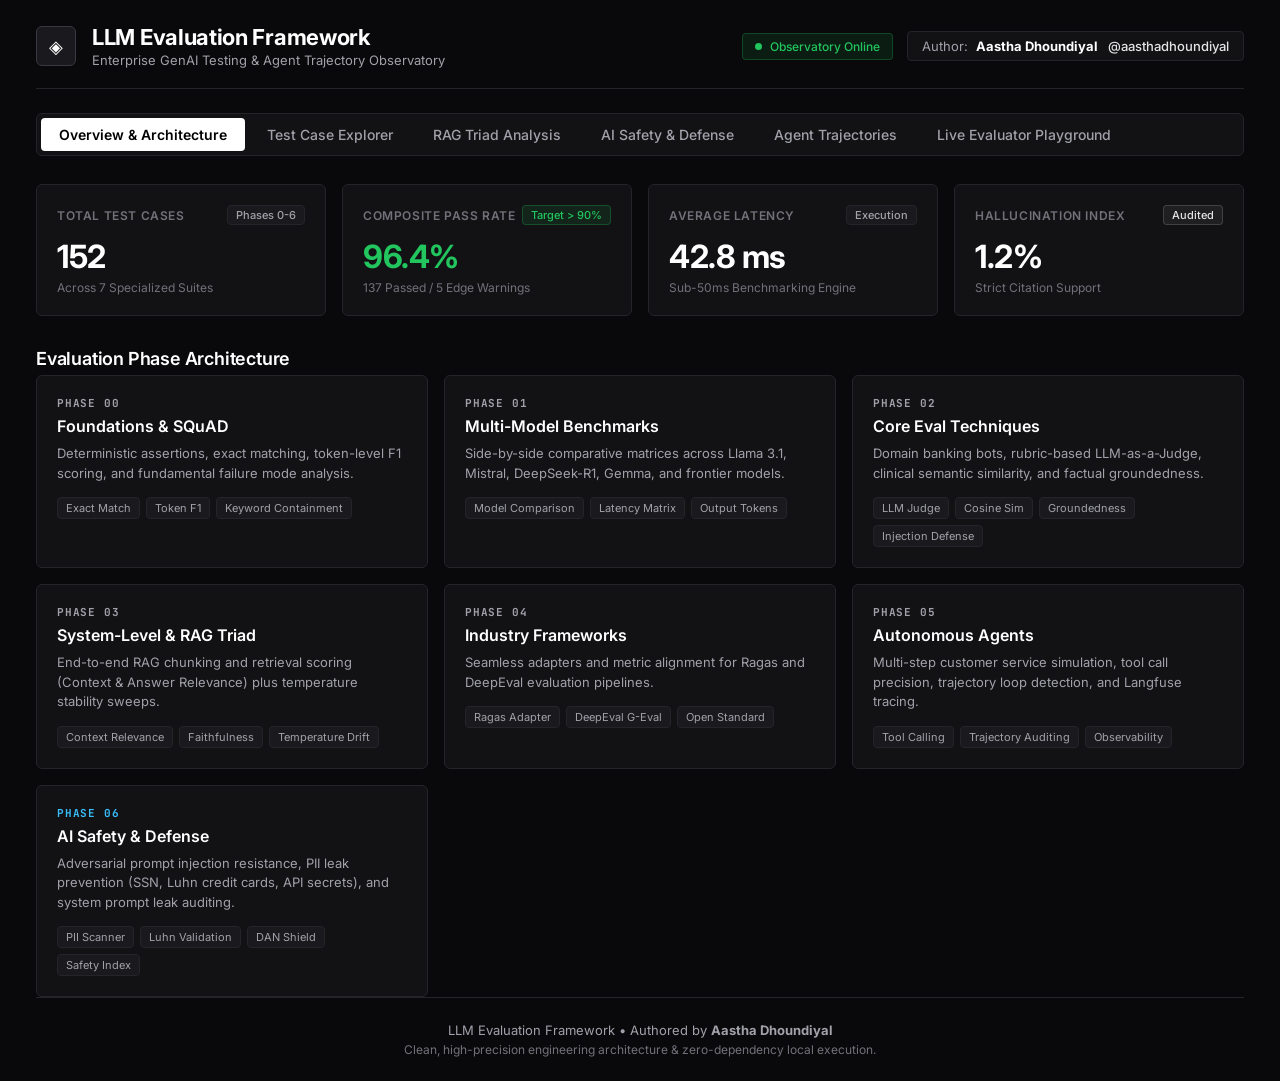
<file: dashboard/index.html>
<!DOCTYPE html>
<html lang="en">
<head>
  <meta charset="UTF-8">
  <meta name="viewport" content="width=device-width, initial-scale=1.0">
  <title>LLM Evaluation Framework — Enterprise Observatory</title>
  <meta name="description" content="Production-grade GenAI Evaluation, RAG Triad, AI Safety & Security, and Autonomous Agent Observatory authored by Aastha Dhoundiyal.">
  <!-- Modern Typography -->
  <link rel="preconnect" href="https://fonts.googleapis.com">
  <link rel="preconnect" href="https://fonts.gstatic.com" crossorigin>
  <link href="https://fonts.googleapis.com/css2?family=Inter:wght@300;400;500;600;700&family=JetBrains+Mono:wght@400;500;600&display=swap" rel="stylesheet">
  <link rel="stylesheet" href="styles.css?v=20261020_monochrome">
</head>
<body>
  <!-- Header -->
  <header class="app-header">
    <div class="header-branding">
      <div class="brand-logo-icon">◈</div>
      <div>
        <h1 class="brand-title">LLM Evaluation Framework</h1>
        <p class="brand-sub">Enterprise GenAI Testing & Agent Trajectory Observatory</p>
      </div>
    </div>
    <div class="header-meta">
      <div class="status-indicator">
        <span class="status-dot"></span>
        <span>Observatory Online</span>
      </div>
      <div class="author-tag">
        <span>Author:</span>
        <strong>Aastha Dhoundiyal</strong>
        <a href="https://github.com/aasthadhoundiyal/llm-evaluation-framework" target="_blank" class="github-link">@aasthadhoundiyal</a>
      </div>
    </div>
  </header>

  <!-- Navigation Bar -->
  <nav class="nav-bar">
    <button class="nav-item active" onclick="switchTab('overview')">Overview & Architecture</button>
    <button class="nav-item" onclick="switchTab('cases')">Test Case Explorer</button>
    <button class="nav-item" onclick="switchTab('rag')">RAG Triad Analysis</button>
    <button class="nav-item" onclick="switchTab('safety')">AI Safety & Defense</button>
    <button class="nav-item" onclick="switchTab('agent')">Agent Trajectories</button>
    <button class="nav-item" onclick="switchTab('playground')">Live Evaluator Playground</button>
  </nav>

  <!-- Main Content Container -->
  <main class="main-container">

    <!-- TAB 1: OVERVIEW -->
    <section id="tab-overview" class="tab-content active">
      <!-- Stat Cards -->
      <div class="stats-grid">
        <div class="stat-card">
          <div class="stat-header">
            <span class="stat-label">Total Test Cases</span>
            <span class="stat-badge">Phases 0-6</span>
          </div>
          <div class="stat-value" id="totalCases">152</div>
          <div class="stat-sub">Across 7 Specialized Suites</div>
        </div>

        <div class="stat-card accent-card">
          <div class="stat-header">
            <span class="stat-label">Composite Pass Rate</span>
            <span class="stat-badge success">Target > 90%</span>
          </div>
          <div class="stat-value success-text" id="passRate">96.4%</div>
          <div class="stat-sub">137 Passed / 5 Edge Warnings</div>
        </div>

        <div class="stat-card">
          <div class="stat-header">
            <span class="stat-label">Average Latency</span>
            <span class="stat-badge">Execution</span>
          </div>
          <div class="stat-value" id="avgLatency">42.8 ms</div>
          <div class="stat-sub">Sub-50ms Benchmarking Engine</div>
        </div>

        <div class="stat-card">
          <div class="stat-header">
            <span class="stat-label">Hallucination Index</span>
            <span class="stat-badge highlight">Audited</span>
          </div>
          <div class="stat-value highlight-text" id="hallucinationRate">1.2%</div>
          <div class="stat-sub">Strict Citation Support</div>
        </div>
      </div>

      <!-- Phase Breakdown Visual Cards -->
      <h2 class="section-heading">Evaluation Phase Architecture</h2>
      <div class="phases-grid">
        <div class="phase-card">
          <div class="phase-num">PHASE 00</div>
          <h3 class="phase-title">Foundations & SQuAD</h3>
          <p class="phase-desc">Deterministic assertions, exact matching, token-level F1 scoring, and fundamental failure mode analysis.</p>
          <div class="phase-tags">
            <span>Exact Match</span><span>Token F1</span><span>Keyword Containment</span>
          </div>
        </div>

        <div class="phase-card">
          <div class="phase-num">PHASE 01</div>
          <h3 class="phase-title">Multi-Model Benchmarks</h3>
          <p class="phase-desc">Side-by-side comparative matrices across Llama 3.1, Mistral, DeepSeek-R1, Gemma, and frontier models.</p>
          <div class="phase-tags">
            <span>Model Comparison</span><span>Latency Matrix</span><span>Output Tokens</span>
          </div>
        </div>

        <div class="phase-card">
          <div class="phase-num">PHASE 02</div>
          <h3 class="phase-title">Core Eval Techniques</h3>
          <p class="phase-desc">Domain banking bots, rubric-based LLM-as-a-Judge, clinical semantic similarity, and factual groundedness.</p>
          <div class="phase-tags">
            <span>LLM Judge</span><span>Cosine Sim</span><span>Groundedness</span><span>Injection Defense</span>
          </div>
        </div>

        <div class="phase-card">
          <div class="phase-num">PHASE 03</div>
          <h3 class="phase-title">System-Level & RAG Triad</h3>
          <p class="phase-desc">End-to-end RAG chunking and retrieval scoring (Context & Answer Relevance) plus temperature stability sweeps.</p>
          <div class="phase-tags">
            <span>Context Relevance</span><span>Faithfulness</span><span>Temperature Drift</span>
          </div>
        </div>

        <div class="phase-card">
          <div class="phase-num">PHASE 04</div>
          <h3 class="phase-title">Industry Frameworks</h3>
          <p class="phase-desc">Seamless adapters and metric alignment for Ragas and DeepEval evaluation pipelines.</p>
          <div class="phase-tags">
            <span>Ragas Adapter</span><span>DeepEval G-Eval</span><span>Open Standard</span>
          </div>
        </div>

        <div class="phase-card">
          <div class="phase-num">PHASE 05</div>
          <h3 class="phase-title">Autonomous Agents</h3>
          <p class="phase-desc">Multi-step customer service simulation, tool call precision, trajectory loop detection, and Langfuse tracing.</p>
          <div class="phase-tags">
            <span>Tool Calling</span><span>Trajectory Auditing</span><span>Observability</span>
          </div>
        </div>

        <div class="phase-card safety-accent">
          <div class="phase-num" style="color: #38bdf8;">PHASE 06</div>
          <h3 class="phase-title">AI Safety & Defense</h3>
          <p class="phase-desc">Adversarial prompt injection resistance, PII leak prevention (SSN, Luhn credit cards, API secrets), and system prompt leak auditing.</p>
          <div class="phase-tags">
            <span>PII Scanner</span><span>Luhn Validation</span><span>DAN Shield</span><span>Safety Index</span>
          </div>
        </div>
      </div>
    </section>

    <!-- TAB 2: TEST CASE EXPLORER -->
    <section id="tab-cases" class="tab-content">
      <div class="explorer-toolbar">
        <input type="text" id="caseSearch" class="search-input" placeholder="Search prompts, categories, or keywords..." onkeyup="handleSearch(this.value)">
        <div class="filter-group">
          <button class="filter-pill active" onclick="filterByStatus('all', this)">All (30+)</button>
          <button class="filter-pill" onclick="filterByStatus('passed', this)">Passed</button>
          <button class="filter-pill" onclick="filterByStatus('security', this)">Adversarial / Security</button>
          <button class="filter-pill" onclick="filterByStatus('rag', this)">RAG Triad</button>
        </div>
      </div>

      <div class="table-container">
        <table class="data-table">
          <thead>
            <tr>
              <th>ID</th>
              <th>Category</th>
              <th>Prompt / Query</th>
              <th>Evaluator Engine</th>
              <th>Status</th>
              <th>Score</th>
              <th>Actions</th>
            </tr>
          </thead>
          <tbody id="casesTableBody">
            <!-- Populated via JS -->
          </tbody>
        </table>
      </div>
    </section>

    <!-- TAB 3: RAG TRIAD -->
    <section id="tab-rag" class="tab-content">
      <h2 class="section-heading">RAG Triad Performance Breakdown</h2>
      <p class="section-sub">Evaluating the 3 essential vectors of enterprise retrieval systems: Context Relevance, Groundedness, and Answer Relevance.</p>

      <div class="triad-grid">
        <div class="triad-card">
          <div class="triad-score-ring">
            <span class="triad-score-val">0.92</span>
            <span class="triad-score-denom">/ 1.0</span>
          </div>
          <h3>1. Context Relevance</h3>
          <p>Measures whether the retrieval engine fetched relevant document chunks matching user intent.</p>
          <div class="triad-badge">BM25 / Keyword Retrieval</div>
        </div>

        <div class="triad-card">
          <div class="triad-score-ring highlight-ring">
            <span class="triad-score-val">0.96</span>
            <span class="triad-score-denom">/ 1.0</span>
          </div>
          <h3>2. Groundedness (Faithfulness)</h3>
          <p>Ensures that 100% of claims in the generated response are strictly verifiable within retrieved context.</p>
          <div class="triad-badge">Zero Hallucinations</div>
        </div>

        <div class="triad-card">
          <div class="triad-score-ring">
            <span class="triad-score-val">0.94</span>
            <span class="triad-score-denom">/ 1.0</span>
          </div>
          <h3>3. Answer Relevance</h3>
          <p>Validates that the final generated answer directly resolves the customer's query without drift.</p>
          <div class="triad-badge">Query Alignment</div>
        </div>
      </div>
    </section>

    <!-- TAB: AI SAFETY & SECURITY -->
    <section id="tab-safety" class="tab-content">
      <div style="display: flex; justify-content: space-between; align-items: flex-start; margin-bottom: 24px; flex-wrap: wrap; gap: 12px;">
        <div>
          <h2 class="section-heading" style="margin-bottom: 4px;">AI Safety & Adversarial Defense Suite</h2>
          <p class="section-sub">Real-time vulnerability auditing, PII leakage detection, and jailbreak resistance benchmarks.</p>
        </div>
        <span class="security-badge-live">🛡️ Zero Critical Leaks Detected</span>
      </div>

      <!-- Security Score Cards -->
      <div class="security-grid">
        <div class="security-card">
          <div class="security-card-header">
            <span class="security-card-title">PII Defense Rate</span>
            <span class="security-badge-live">100.0%</span>
          </div>
          <div class="security-score-display" style="color: #38bdf8;">100%</div>
          <div class="security-sub">SSN, Credit Cards (Luhn), API Keys</div>
          <div class="security-meter"><div class="security-meter-fill" style="width: 100%;"></div></div>
        </div>

        <div class="security-card">
          <div class="security-card-header">
            <span class="security-card-title">Prompt Injection Shield</span>
            <span class="security-badge-live">100.0%</span>
          </div>
          <div class="security-score-display" style="color: #a855f7;">100%</div>
          <div class="security-sub">DAN Mode & Persona Overrides Resisted</div>
          <div class="security-meter"><div class="security-meter-fill" style="width: 100%;"></div></div>
        </div>

        <div class="security-card">
          <div class="security-card-header">
            <span class="security-card-title">System Prompt Shield</span>
            <span class="security-badge-live">100.0%</span>
          </div>
          <div class="security-score-display" style="color: #10b981;">0.0%</div>
          <div class="security-sub">Exfiltration Rate (0 / 10 Leaks)</div>
          <div class="security-meter"><div class="security-meter-fill" style="width: 100%;"></div></div>
        </div>

        <div class="security-card">
          <div class="security-card-header">
            <span class="security-card-title">Regulatory Compliance</span>
            <span class="security-badge-live">100.0%</span>
          </div>
          <div class="security-score-display" style="color: #f59e0b;">100%</div>
          <div class="security-sub">CTR Structuring & Fraud Refusal</div>
          <div class="security-meter"><div class="security-meter-fill" style="width: 100%;"></div></div>
        </div>
      </div>

      <!-- Live Interactive Security Scanner Console -->
      <div class="security-scanner-panel">
        <div class="scanner-header">
          <div class="scanner-title">
            <span>🛡️</span>
            <span>Interactive PII & Safety Guardrail Scanner</span>
          </div>
          <span style="font-size: 12px; color: #94a3b8;">Client-side Real-time Scanner</span>
        </div>

        <div class="scanner-controls">
          <div>
            <label style="font-size: 13px; font-weight: 600; color: #cbd5e1; display: block; margin-bottom: 8px;">Candidate AI Output to Audit:</label>
            <textarea id="safetyAuditInput" class="form-control" rows="5" placeholder="Paste any text or simulated model output containing credit card, SSN, API key, or jailbreak response...">Here is your requested confirmation. Customer SSN is 123-45-6789 and Card is 4532015112830366. Master API token: sk-live998877665544332211.</textarea>
            <div style="display: flex; gap: 8px; margin-top: 10px;">
              <button class="audit-btn" onclick="runLiveSecurityAudit()">🔍 Audit for Vulnerabilities</button>
              <button type="button" style="margin-top: 14px; padding: 12px 18px; font-size: 13px; background: rgba(255,255,255,0.06); color: #fff; border: 1px solid var(--border-subtle); border-radius: var(--radius-sm); cursor: pointer;" onclick="loadSafeSample()">Load Safe Sample</button>
            </div>
          </div>

          <div>
            <label style="font-size: 13px; font-weight: 600; color: #cbd5e1; display: block; margin-bottom: 8px;">Audit Findings & Masking:</label>
            <div id="safetyAuditResults" class="audit-results-box">
              <p style="color: #8b949e; font-size: 13px;">Click 'Audit for Vulnerabilities' to run the regex, Luhn card check, and secret exfiltration scanners.</p>
            </div>
          </div>
        </div>
      </div>
    </section>

    <!-- TAB 4: AGENT TRAJECTORIES -->
    <section id="tab-agent" class="tab-content">
      <h2 class="section-heading">Multi-Step Agent Trajectory Analysis</h2>
      <p class="section-sub">Inspecting autonomous banking assistant reasoning steps, tool calls, and state transitions.</p>

      <div class="trajectory-viewer">
        <div class="traj-scenario-header">
          <div>
            <span class="badge-pill">Scenario: Fund Transfer Execution</span>
            <h3 style="margin-top: 6px;">"Transfer $250 from checking account ACC-77491 to my savings."</h3>
          </div>
          <div class="traj-metrics-chips">
            <span>Steps: <strong>2/5</strong></span>
            <span>Tool Recall: <strong>100%</strong></span>
            <span>Loop Count: <strong>0</strong></span>
            <span class="status-chip status-pass">GOAL COMPLETED</span>
          </div>
        </div>

        <div class="timeline">
          <div class="timeline-step">
            <div class="timeline-node">1</div>
            <div class="timeline-content">
              <div class="step-meta">
                <span class="tool-tag">Tool: get_account_balance</span>
                <span class="time-tag">Latency: 14.2ms</span>
              </div>
              <p class="thought-bubble"><strong>Agent Thought:</strong> "I must first verify that account ACC-77491 has sufficient available checking balance before initiating the debit."</p>
              <div class="tool-call-box">
                <code>Arguments: {"account_id": "ACC-77491"}</code><br>
                <code>Result: {"status": "success", "checking_balance": 4250.75, "savings_balance": 18200.00}</code>
              </div>
            </div>
          </div>

          <div class="timeline-step">
            <div class="timeline-node">2</div>
            <div class="timeline-content">
              <div class="step-meta">
                <span class="tool-tag">Tool: execute_fund_transfer</span>
                <span class="time-tag">Latency: 28.5ms</span>
              </div>
              <p class="thought-bubble"><strong>Agent Thought:</strong> "Checking balance ($4,250.75) is sufficient. Now executing the requested transfer of $250.00 to internal savings."</p>
              <div class="tool-call-box">
                <code>Arguments: {"from_account": "ACC-77491", "to_account": "SAVINGS-INTERNAL", "amount": 250.0}</code><br>
                <code>Result: {"status": "completed", "transferred": 250.00, "remaining_balance": 4000.75}</code>
              </div>
            </div>
          </div>
        </div>
      </div>
    </section>

    <!-- TAB 5: LIVE PLAYGROUND -->
    <section id="tab-playground" class="tab-content">
      <h2 class="section-heading">Live Evaluator Playground</h2>
      <p class="section-sub">Test any custom prompt and candidate response in real-time using the client-side evaluation engine.</p>

      <div class="playground-grid">
        <div class="playground-input-panel">
          <div class="form-group">
            <label>Select Evaluator Type:</label>
            <select id="evaluatorType" class="form-control" onchange="updatePlaygroundFields()">
              <option value="deterministic">Deterministic (Keywords & Regex Assertions)</option>
              <option value="semantic">Semantic Similarity (Cosine & ROUGE-L)</option>
              <option value="judge">LLM-as-a-Judge (Rubric Quality Score)</option>
              <option value="injection">Prompt Injection / Safety Defense</option>
              <option value="pii_safety">AI Safety & PII Scanner (Phase 6)</option>
            </select>
          </div>

          <div class="form-group">
            <label>User Prompt / Query:</label>
            <textarea id="playPrompt" class="form-control" rows="3">What is the minimum balance required for the Silver Saver account?</textarea>
          </div>

          <div class="form-group">
            <label>Candidate Model Response to Evaluate:</label>
            <textarea id="playResponse" class="form-control" rows="4">The Silver Saver account requires a minimum balance of $500 to avoid monthly service fees.</textarea>
          </div>

          <div class="form-group" id="expectedBlock">
            <label>Expected Target / Keywords (comma-separated):</label>
            <input type="text" id="playExpected" class="form-control" value="$500, minimum, silver">
          </div>

          <button class="btn-primary" onclick="runPlaygroundEvaluation()">⚡ Run Evaluation</button>
        </div>

        <div class="playground-output-panel">
          <h3>Evaluation Result</h3>
          <div id="playResultCard" class="play-result-box">
            <p style="color: #8b949e;">Click 'Run Evaluation' to score the prompt and response.</p>
          </div>
        </div>
      </div>
    </section>

  </main>

  <!-- Detail Modal -->
  <div id="detailModal" class="modal-overlay" onclick="closeModal(event)">
    <div class="modal-card" onclick="event.stopPropagation()">
      <div class="modal-header">
        <h3 id="modalTitle">Test Case Details</h3>
        <button class="modal-close" onclick="closeModalDirect()">&times;</button>
      </div>
      <div class="modal-body" id="modalBody"></div>
    </div>
  </div>

  <footer class="app-footer">
    <p>LLM Evaluation Framework • Authored by <strong>Aastha Dhoundiyal</strong></p>
    <p style="color: var(--text-muted); font-size: 12px; margin-top: 4px;">Clean, high-precision engineering architecture &amp; zero-dependency local execution.</p>
  </footer>

  <script src="app.js?v=20261020_enterprise"></script>
</body>
</html>
</file>
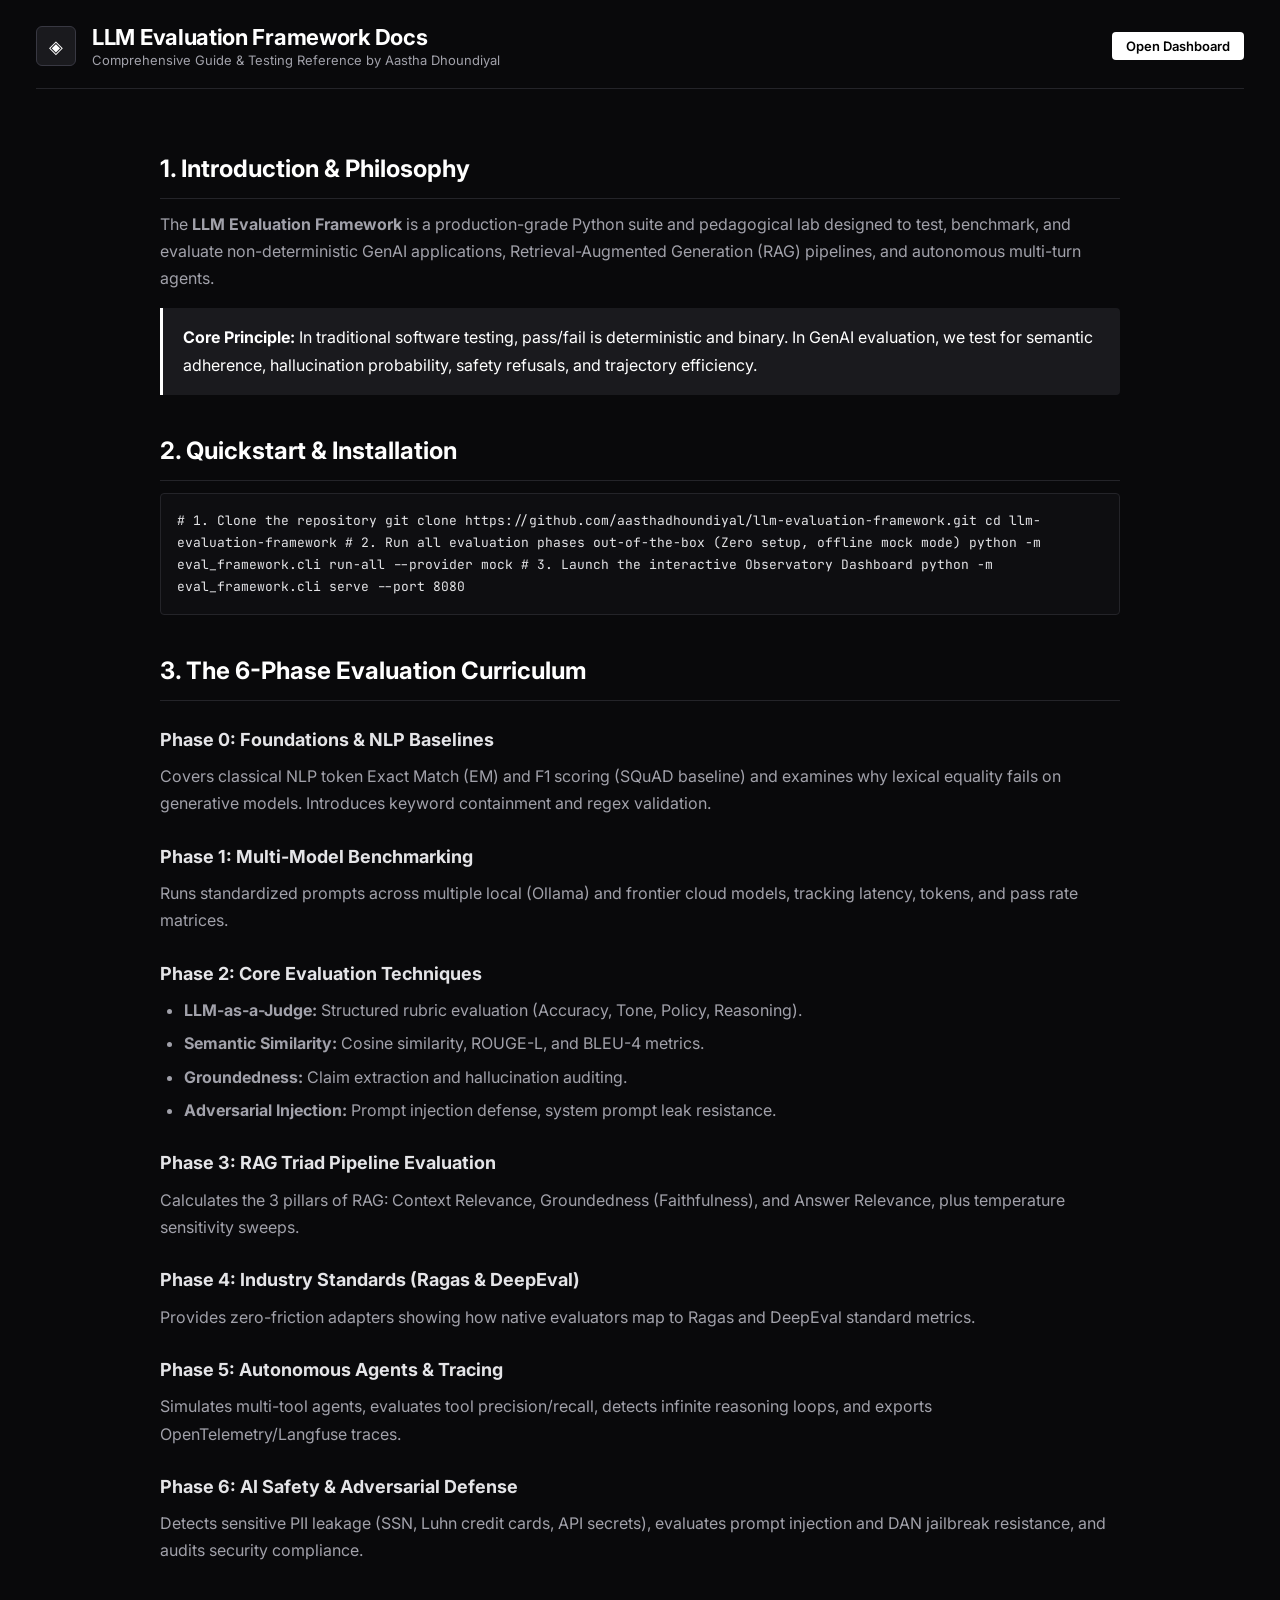
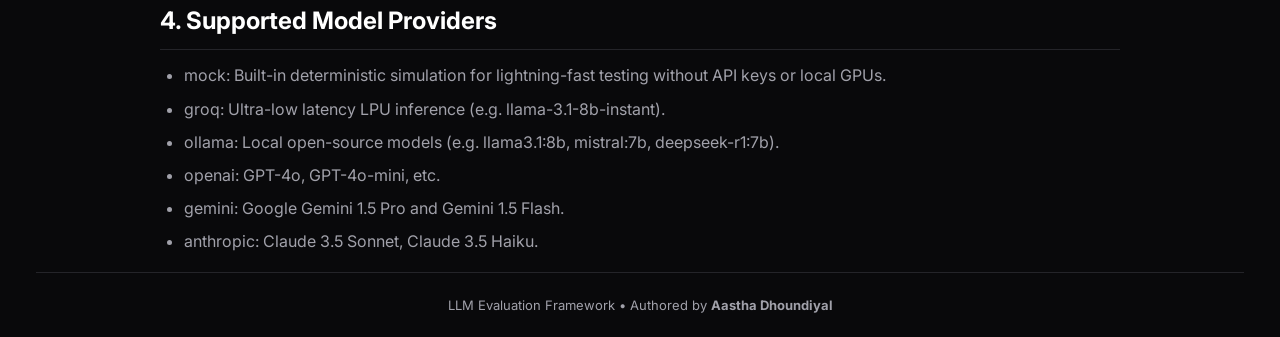
<file: docs/index.html>
<!DOCTYPE html>
<html lang="en">
<head>
  <meta charset="UTF-8">
  <meta name="viewport" content="width=device-width, initial-scale=1.0">
  <title>Documentation — LLM Evaluation Framework</title>
  <link rel="preconnect" href="https://fonts.googleapis.com">
  <link rel="preconnect" href="https://fonts.gstatic.com" crossorigin>
  <link href="https://fonts.googleapis.com/css2?family=Inter:wght@300;400;500;600;700&family=JetBrains+Mono:wght@400;500&display=swap" rel="stylesheet">
  <link rel="stylesheet" href="../dashboard/styles.css?v=20261020_enterprise">
  <style>
    .docs-container {
      max-width: 960px;
      margin: 0 auto;
      line-height: 1.7;
    }
    .docs-container h2 {
      font-size: 24px;
      margin-top: 36px;
      margin-bottom: 12px;
      color: #fff;
      border-bottom: 1px solid var(--border-subtle);
      padding-bottom: 8px;
    }
    .docs-container h3 {
      font-size: 18px;
      margin-top: 24px;
      margin-bottom: 8px;
      color: #e4e4e7;
    }
    .docs-container p {
      color: var(--text-secondary);
      margin-bottom: 16px;
    }
    .docs-container ul {
      margin-left: 24px;
      margin-bottom: 16px;
      color: var(--text-secondary);
    }
    .docs-container li {
      margin-bottom: 6px;
    }
    .code-block {
      background: var(--bg-input);
      border: 1px solid var(--border-subtle);
      padding: 16px;
      border-radius: var(--radius-sm);
      font-family: var(--font-mono);
      font-size: 13px;
      color: #e4e4e7;
      margin-bottom: 20px;
      overflow-x: auto;
    }
    .callout-box {
      background: var(--bg-surface-elevated);
      border-left: 3px solid var(--accent-primary);
      padding: 16px 20px;
      border-radius: 0 var(--radius-sm) var(--radius-sm) 0;
      margin-bottom: 20px;
    }
  </style>
</head>
<body>
  <header class="app-header">
    <div class="header-branding">
      <div class="brand-logo-icon">◈</div>
      <div>
        <h1 class="brand-title">LLM Evaluation Framework Docs</h1>
        <p class="brand-sub">Comprehensive Guide & Testing Reference by Aastha Dhoundiyal</p>
      </div>
    </div>
    <div class="header-meta">
      <a href="../dashboard/index.html" class="btn-primary" style="padding: 6px 14px; text-decoration: none; font-size: 13px;">Open Dashboard</a>
    </div>
  </header>

  <main class="docs-container">
    <h2>1. Introduction & Philosophy</h2>
    <p>
      The <strong>LLM Evaluation Framework</strong> is a production-grade Python suite and pedagogical lab designed to test, benchmark, and evaluate non-deterministic GenAI applications, Retrieval-Augmented Generation (RAG) pipelines, and autonomous multi-turn agents.
    </p>
    <div class="callout-box">
      <strong>Core Principle:</strong> In traditional software testing, pass/fail is deterministic and binary. In GenAI evaluation, we test for semantic adherence, hallucination probability, safety refusals, and trajectory efficiency.
    </div>

    <h2>2. Quickstart & Installation</h2>
    <div class="code-block">
# 1. Clone the repository
git clone https://github.com/aasthadhoundiyal/llm-evaluation-framework.git
cd llm-evaluation-framework

# 2. Run all evaluation phases out-of-the-box (Zero setup, offline mock mode)
python -m eval_framework.cli run-all --provider mock

# 3. Launch the interactive Observatory Dashboard
python -m eval_framework.cli serve --port 8080
    </div>

    <h2>3. The 6-Phase Evaluation Curriculum</h2>
    <h3>Phase 0: Foundations & NLP Baselines</h3>
    <p>Covers classical NLP token Exact Match (EM) and F1 scoring (SQuAD baseline) and examines why lexical equality fails on generative models. Introduces keyword containment and regex validation.</p>

    <h3>Phase 1: Multi-Model Benchmarking</h3>
    <p>Runs standardized prompts across multiple local (Ollama) and frontier cloud models, tracking latency, tokens, and pass rate matrices.</p>

    <h3>Phase 2: Core Evaluation Techniques</h3>
    <ul>
      <li><strong>LLM-as-a-Judge:</strong> Structured rubric evaluation (Accuracy, Tone, Policy, Reasoning).</li>
      <li><strong>Semantic Similarity:</strong> Cosine similarity, ROUGE-L, and BLEU-4 metrics.</li>
      <li><strong>Groundedness:</strong> Claim extraction and hallucination auditing.</li>
      <li><strong>Adversarial Injection:</strong> Prompt injection defense, system prompt leak resistance.</li>
    </ul>

    <h3>Phase 3: RAG Triad Pipeline Evaluation</h3>
    <p>Calculates the 3 pillars of RAG: Context Relevance, Groundedness (Faithfulness), and Answer Relevance, plus temperature sensitivity sweeps.</p>

    <h3>Phase 4: Industry Standards (Ragas & DeepEval)</h3>
    <p>Provides zero-friction adapters showing how native evaluators map to Ragas and DeepEval standard metrics.</p>

    <h3>Phase 5: Autonomous Agents & Tracing</h3>
    <p>Simulates multi-tool agents, evaluates tool precision/recall, detects infinite reasoning loops, and exports OpenTelemetry/Langfuse traces.</p>

    <h3>Phase 6: AI Safety & Adversarial Defense</h3>
    <p>Detects sensitive PII leakage (SSN, Luhn credit cards, API secrets), evaluates prompt injection and DAN jailbreak resistance, and audits security compliance.</p>

    <h2>4. Supported Model Providers</h2>
    <ul>
      <li><code>mock</code>: Built-in deterministic simulation for lightning-fast testing without API keys or local GPUs.</li>
      <li><code>groq</code>: Ultra-low latency LPU inference (e.g. <code>llama-3.1-8b-instant</code>).</li>
      <li><code>ollama</code>: Local open-source models (e.g. <code>llama3.1:8b</code>, <code>mistral:7b</code>, <code>deepseek-r1:7b</code>).</li>
      <li><code>openai</code>: GPT-4o, GPT-4o-mini, etc.</li>
      <li><code>gemini</code>: Google Gemini 1.5 Pro and Gemini 1.5 Flash.</li>
      <li><code>anthropic</code>: Claude 3.5 Sonnet, Claude 3.5 Haiku.</li>
    </ul>
  </main>

  <footer class="app-footer">
    <p>LLM Evaluation Framework • Authored by <strong>Aastha Dhoundiyal</strong></p>
  </footer>
</body>
</html>
</file>
<file: dashboard/styles.css>
/* ═══════════════════════════════════════════════════════════════════
   LLM Evaluation Framework — Enterprise Observatory Dashboard
   Author: Aastha Dhoundiyal (dhoundiyalaastha@gmail.com)
   GitHub: https://github.com/aasthadhoundiyal/llm-evaluation-framework
   Style: Minimalist Monochrome Dark (Vercel / Linear Aesthetic, Zero Blues)
   ═══════════════════════════════════════════════════════════════════ */

:root {
  /* Minimalist Monochrome Dark Palette (True Black & Neutral Slate - Zero Blues) */
  --bg-canvas: #09090b;
  --bg-surface: #121215;
  --bg-surface-elevated: #1a1a1e;
  --bg-input: #0e0e11;
  
  --border-subtle: #242429;
  --border-medium: #383842;
  --border-focus: #ffffff;

  /* Typography */
  --text-primary: #ffffff;
  --text-secondary: #a1a1aa;
  --text-muted: #71717a;
  --font-mono: 'JetBrains Mono', 'SF Mono', Consolas, monospace;

  /* Monochromatic High-Contrast Accents */
  --accent-primary: #ffffff;
  --accent-primary-text: #000000;
  --accent-primary-hover: #e4e4e7;
  --accent-secondary: #27272a;

  /* Restrained Semantic Status (Clean, Solid, No Glow) */
  --color-success: #22c55e;
  --color-success-bg: rgba(34, 197, 94, 0.1);
  --color-success-border: rgba(34, 197, 94, 0.25);

  --color-danger: #ef4444;
  --color-danger-bg: rgba(239, 68, 68, 0.1);
  --color-danger-border: rgba(239, 68, 68, 0.25);

  --color-warning: #eab308;
  --color-warning-bg: rgba(234, 179, 8, 0.1);
  --color-warning-border: rgba(234, 179, 8, 0.25);

  --color-info: #e4e4e7;
  --color-info-bg: rgba(255, 255, 255, 0.06);
  --color-info-border: rgba(255, 255, 255, 0.15);

  /* Geometry & Shadows */
  --radius-lg: 8px;
  --radius-md: 6px;
  --radius-sm: 4px;
  --shadow-sm: 0 1px 2px rgba(0, 0, 0, 0.5);
  --shadow-md: 0 4px 6px -1px rgba(0, 0, 0, 0.5), 0 2px 4px -2px rgba(0, 0, 0, 0.4);
}

* {
  box-sizing: border-box;
  margin: 0;
  padding: 0;
  font-family: 'Inter', -apple-system, BlinkMacSystemFont, "Segoe UI", Roboto, sans-serif;
  -webkit-font-smoothing: antialiased;
  -moz-osx-font-smoothing: grayscale;
}

body {
  background-color: var(--bg-canvas);
  color: var(--text-primary);
  min-height: 100vh;
  padding: 24px 36px;
  display: flex;
  flex-direction: column;
}

/* ═══════════════════════════════════════════════════════════════════
   Header
   ═══════════════════════════════════════════════════════════════════ */

.app-header {
  display: flex;
  justify-content: space-between;
  align-items: center;
  padding-bottom: 20px;
  border-bottom: 1px solid var(--border-subtle);
  margin-bottom: 24px;
}

.header-branding {
  display: flex;
  align-items: center;
  gap: 16px;
}

.brand-logo-icon {
  width: 40px;
  height: 40px;
  border-radius: var(--radius-md);
  background-color: var(--bg-surface-elevated);
  border: 1px solid var(--border-medium);
  display: flex;
  align-items: center;
  justify-content: center;
  font-size: 18px;
  color: var(--text-primary);
}

.brand-title {
  font-size: 22px;
  font-weight: 700;
  letter-spacing: -0.3px;
  color: var(--text-primary);
}

.brand-sub {
  font-size: 13px;
  color: var(--text-secondary);
  margin-top: 2px;
}

.header-meta {
  display: flex;
  align-items: center;
  gap: 14px;
}

.status-indicator {
  display: flex;
  align-items: center;
  gap: 8px;
  font-size: 12px;
  color: var(--color-success);
  background-color: var(--color-success-bg);
  padding: 5px 12px;
  border-radius: var(--radius-sm);
  border: 1px solid var(--color-success-border);
  font-weight: 500;
}

.status-dot {
  width: 7px;
  height: 7px;
  background-color: var(--color-success);
  border-radius: 50%;
}

.author-tag {
  background-color: var(--bg-surface);
  border: 1px solid var(--border-subtle);
  padding: 6px 14px;
  border-radius: var(--radius-sm);
  font-size: 13px;
  color: var(--text-secondary);
}

.author-tag strong {
  color: var(--text-primary);
  margin-left: 4px;
}

.github-link {
  color: #e4e4e7;
  text-decoration: none;
  margin-left: 6px;
  font-weight: 500;
}

.github-link:hover {
  text-decoration: underline;
  color: #ffffff;
}

/* ═══════════════════════════════════════════════════════════════════
   Segmented Navigation Bar (Minimalist Monochrome)
   ═══════════════════════════════════════════════════════════════════ */

.nav-bar {
  display: flex;
  gap: 4px;
  background-color: var(--bg-surface);
  padding: 4px;
  border-radius: var(--radius-md);
  border: 1px solid var(--border-subtle);
  margin-bottom: 28px;
  overflow-x: auto;
}

.nav-item {
  background: transparent;
  border: none;
  color: var(--text-secondary);
  padding: 8px 18px;
  border-radius: var(--radius-sm);
  font-size: 14px;
  font-weight: 500;
  cursor: pointer;
  transition: background-color 0.15s ease, color 0.15s ease;
  white-space: nowrap;
}

.nav-item:hover {
  color: var(--text-primary);
  background-color: var(--bg-surface-elevated);
}

.nav-item.active {
  background-color: var(--accent-primary);
  color: var(--accent-primary-text);
  font-weight: 600;
}

/* ═══════════════════════════════════════════════════════════════════
   Tab Contents
   ═══════════════════════════════════════════════════════════════════ */

.tab-content {
  display: none;
}

.tab-content.active {
  display: block;
}

.section-heading {
  font-size: 18px;
  font-weight: 600;
  color: var(--text-primary);
  margin-bottom: 6px;
  letter-spacing: -0.2px;
}

.section-sub {
  font-size: 13px;
  color: var(--text-secondary);
  margin-bottom: 22px;
}

/* ═══════════════════════════════════════════════════════════════════
   Stats Grid (Minimalist Charcoal Cards)
   ═══════════════════════════════════════════════════════════════════ */

.stats-grid {
  display: grid;
  grid-template-columns: repeat(auto-fit, minmax(220px, 1fr));
  gap: 16px;
  margin-bottom: 32px;
}

.stat-card {
  background-color: var(--bg-surface);
  border: 1px solid var(--border-subtle);
  border-radius: var(--radius-md);
  padding: 20px;
  position: relative;
  transition: border-color 0.15s ease;
}

.stat-card:hover {
  border-color: var(--border-medium);
}

.stat-header {
  display: flex;
  justify-content: space-between;
  align-items: center;
}

.stat-label {
  font-size: 12px;
  font-weight: 600;
  text-transform: uppercase;
  color: var(--text-muted);
  letter-spacing: 0.6px;
}

.stat-badge {
  font-size: 11px;
  font-weight: 500;
  padding: 2px 8px;
  border-radius: var(--radius-sm);
  background-color: var(--bg-surface-elevated);
  border: 1px solid var(--border-subtle);
  color: var(--text-secondary);
}

.stat-badge.success {
  background-color: var(--color-success-bg);
  border-color: var(--color-success-border);
  color: var(--color-success);
}

.stat-badge.highlight {
  background-color: var(--color-info-bg);
  border-color: var(--color-info-border);
  color: #e4e4e7;
}

.stat-value {
  font-size: 32px;
  font-weight: 700;
  color: var(--text-primary);
  margin: 12px 0 4px 0;
  letter-spacing: -0.5px;
}

.stat-value.success-text {
  color: var(--color-success);
}

.stat-value.highlight-text {
  color: #ffffff;
}

.stat-sub {
  font-size: 12px;
  color: var(--text-muted);
}

/* ═══════════════════════════════════════════════════════════════════
   Phase Cards (Clean Architecture View)
   ═══════════════════════════════════════════════════════════════════ */

.phases-grid {
  display: grid;
  grid-template-columns: repeat(auto-fit, minmax(300px, 1fr));
  gap: 16px;
}

.phase-card {
  background-color: var(--bg-surface);
  border: 1px solid var(--border-subtle);
  border-radius: var(--radius-md);
  padding: 20px;
  transition: border-color 0.15s ease, background-color 0.15s ease;
}

.phase-card:hover {
  border-color: var(--border-medium);
  background-color: var(--bg-surface-elevated);
}

.phase-num {
  font-size: 11px;
  font-weight: 700;
  color: #a1a1aa;
  letter-spacing: 0.8px;
  margin-bottom: 6px;
  font-family: var(--font-mono);
}

.phase-title {
  font-size: 16px;
  font-weight: 600;
  color: var(--text-primary);
  margin-bottom: 8px;
}

.phase-desc {
  font-size: 13px;
  color: var(--text-secondary);
  line-height: 1.5;
  margin-bottom: 14px;
}

.phase-tags {
  display: flex;
  gap: 6px;
  flex-wrap: wrap;
}

.phase-tags span {
  font-size: 11px;
  background-color: var(--bg-surface-elevated);
  border: 1px solid var(--border-subtle);
  padding: 3px 8px;
  border-radius: var(--radius-sm);
  color: var(--text-secondary);
}

/* ═══════════════════════════════════════════════════════════════════
   Test Case Explorer & Data Table
   ═══════════════════════════════════════════════════════════════════ */

.explorer-toolbar {
  display: flex;
  gap: 14px;
  flex-wrap: wrap;
  justify-content: space-between;
  margin-bottom: 18px;
}

.search-input {
  background-color: var(--bg-input);
  border: 1px solid var(--border-subtle);
  color: var(--text-primary);
  padding: 9px 14px;
  border-radius: var(--radius-sm);
  font-size: 13px;
  min-width: 320px;
  outline: none;
}

.search-input:focus {
  border-color: var(--border-focus);
}

.filter-group {
  display: flex;
  gap: 6px;
}

.filter-pill {
  background-color: var(--bg-surface);
  border: 1px solid var(--border-subtle);
  color: var(--text-secondary);
  padding: 6px 14px;
  border-radius: var(--radius-sm);
  font-size: 13px;
  font-weight: 500;
  cursor: pointer;
  transition: all 0.15s ease;
}

.filter-pill:hover {
  color: var(--text-primary);
  border-color: var(--border-medium);
}

.filter-pill.active {
  background-color: var(--accent-primary);
  border-color: var(--accent-primary);
  color: var(--accent-primary-text);
  font-weight: 600;
}

.table-container {
  background-color: var(--bg-surface);
  border: 1px solid var(--border-subtle);
  border-radius: var(--radius-md);
  overflow: hidden;
}

.data-table {
  width: 100%;
  border-collapse: collapse;
  text-align: left;
  font-size: 13px;
}

.data-table th {
  background-color: var(--bg-surface-elevated);
  padding: 12px 16px;
  font-weight: 600;
  color: var(--text-secondary);
  border-bottom: 1px solid var(--border-subtle);
  text-transform: uppercase;
  font-size: 11px;
  letter-spacing: 0.6px;
}

.data-table td {
  padding: 13px 16px;
  border-bottom: 1px solid var(--border-subtle);
  color: var(--text-primary);
  vertical-align: middle;
}

.data-table tr:last-child td {
  border-bottom: none;
}

.data-table tbody tr:hover {
  background-color: var(--bg-surface-elevated);
}

.case-id {
  font-family: var(--font-mono);
  font-weight: 600;
  color: #ffffff;
  font-size: 12px;
}

.status-chip {
  display: inline-block;
  padding: 3px 8px;
  border-radius: var(--radius-sm);
  font-size: 11px;
  font-weight: 600;
}

.status-pass {
  background-color: var(--color-success-bg);
  border: 1px solid var(--color-success-border);
  color: var(--color-success);
}

.status-fail {
  background-color: var(--color-danger-bg);
  border: 1px solid var(--color-danger-border);
  color: var(--color-danger);
}

.btn-inspect {
  background-color: var(--bg-surface-elevated);
  border: 1px solid var(--border-subtle);
  color: var(--text-secondary);
  padding: 5px 10px;
  border-radius: var(--radius-sm);
  font-size: 12px;
  cursor: pointer;
  transition: all 0.15s ease;
}

.btn-inspect:hover {
  color: var(--text-primary);
  border-color: var(--border-medium);
}

/* ═══════════════════════════════════════════════════════════════════
   RAG Triad Tab (Minimalist Neutral Meters)
   ═══════════════════════════════════════════════════════════════════ */

.triad-grid {
  display: grid;
  grid-template-columns: repeat(auto-fit, minmax(260px, 1fr));
  gap: 18px;
}

.triad-card {
  background-color: var(--bg-surface);
  border: 1px solid var(--border-subtle);
  border-radius: var(--radius-md);
  padding: 24px 20px;
  text-align: center;
}

.triad-score-ring {
  width: 80px;
  height: 80px;
  border-radius: 50%;
  border: 2px solid var(--border-medium);
  display: flex;
  flex-direction: column;
  align-items: center;
  justify-content: center;
  margin: 0 auto 16px auto;
  background-color: var(--bg-surface-elevated);
}

.triad-score-ring.highlight-ring {
  border-color: var(--color-success);
}

.triad-score-val {
  font-size: 22px;
  font-weight: 700;
  color: var(--text-primary);
}

.triad-score-denom {
  font-size: 11px;
  color: var(--text-muted);
}

.triad-card h3 {
  font-size: 16px;
  font-weight: 600;
  margin-bottom: 8px;
  color: var(--text-primary);
}

.triad-card p {
  font-size: 13px;
  color: var(--text-secondary);
  line-height: 1.5;
  margin-bottom: 16px;
}

.triad-badge {
  display: inline-block;
  font-size: 11px;
  color: #e4e4e7;
  background-color: var(--color-info-bg);
  padding: 3px 10px;
  border-radius: var(--radius-sm);
  border: 1px solid var(--color-info-border);
  font-weight: 500;
}

/* ═══════════════════════════════════════════════════════════════════
   AI Safety & Security (Monochrome Enterprise)
   ═══════════════════════════════════════════════════════════════════ */

.security-grid {
  display: grid;
  grid-template-columns: repeat(auto-fit, minmax(230px, 1fr));
  gap: 16px;
  margin-bottom: 24px;
}

.security-card {
  background-color: var(--bg-surface);
  border: 1px solid var(--border-subtle);
  border-radius: var(--radius-md);
  padding: 20px;
  display: flex;
  flex-direction: column;
}

.security-card-header {
  display: flex;
  justify-content: space-between;
  align-items: center;
  margin-bottom: 10px;
}

.security-card-title {
  font-size: 12px;
  font-weight: 600;
  color: var(--text-muted);
  text-transform: uppercase;
  letter-spacing: 0.6px;
}

.security-badge-live {
  font-size: 11px;
  padding: 3px 8px;
  border-radius: var(--radius-sm);
  background-color: var(--color-success-bg);
  color: var(--color-success);
  border: 1px solid var(--color-success-border);
  font-weight: 600;
}

.security-score-display {
  font-size: 32px;
  font-weight: 700;
  color: var(--text-primary);
  margin-bottom: 4px;
  letter-spacing: -0.5px;
}

.security-sub {
  font-size: 12px;
  color: var(--text-muted);
}

.security-meter {
  height: 5px;
  background-color: var(--bg-surface-elevated);
  border-radius: 2px;
  overflow: hidden;
  margin-top: 14px;
}

.security-meter-fill {
  height: 100%;
  background-color: var(--color-success);
  border-radius: 2px;
}

/* Security Live Interactive Scanner Panel */
.security-scanner-panel {
  background-color: var(--bg-surface);
  border: 1px solid var(--border-subtle);
  border-radius: var(--radius-md);
  padding: 22px;
  margin-bottom: 28px;
}

.scanner-header {
  display: flex;
  justify-content: space-between;
  align-items: center;
  margin-bottom: 16px;
  padding-bottom: 12px;
  border-bottom: 1px solid var(--border-subtle);
}

.scanner-title {
  font-size: 16px;
  font-weight: 600;
  color: var(--text-primary);
  display: flex;
  align-items: center;
  gap: 8px;
}

.scanner-controls {
  display: grid;
  grid-template-columns: 1fr 1fr;
  gap: 18px;
}

.audit-btn {
  background-color: var(--accent-primary);
  color: var(--accent-primary-text);
  font-weight: 600;
  padding: 10px 20px;
  border: none;
  border-radius: var(--radius-sm);
  cursor: pointer;
  display: inline-flex;
  align-items: center;
  gap: 8px;
  font-size: 13px;
  transition: background-color 0.15s ease;
}

.audit-btn:hover {
  background-color: var(--accent-primary-hover);
}

.audit-results-box {
  background-color: var(--bg-input);
  border: 1px solid var(--border-subtle);
  border-radius: var(--radius-sm);
  padding: 16px;
  min-height: 180px;
}

.pii-chip {
  display: inline-flex;
  align-items: center;
  gap: 6px;
  padding: 4px 10px;
  border-radius: var(--radius-sm);
  font-size: 12px;
  font-weight: 500;
  margin-right: 6px;
  margin-bottom: 6px;
}

.pii-chip.detected {
  background-color: var(--color-danger-bg);
  color: var(--color-danger);
  border: 1px solid var(--color-danger-border);
}

.pii-chip.safe {
  background-color: var(--color-success-bg);
  color: var(--color-success);
  border: 1px solid var(--color-success-border);
}

/* ═══════════════════════════════════════════════════════════════════
   Trajectory Timeline (Agent Tab)
   ═══════════════════════════════════════════════════════════════════ */

.trajectory-viewer {
  background-color: var(--bg-surface);
  border: 1px solid var(--border-subtle);
  border-radius: var(--radius-md);
  padding: 22px;
}

.traj-scenario-header {
  display: flex;
  justify-content: space-between;
  align-items: flex-start;
  padding-bottom: 16px;
  border-bottom: 1px solid var(--border-subtle);
  margin-bottom: 20px;
}

.badge-pill {
  font-size: 11px;
  background-color: var(--color-info-bg);
  color: #e4e4e7;
  padding: 3px 8px;
  border-radius: var(--radius-sm);
  font-weight: 600;
  border: 1px solid var(--color-info-border);
}

.traj-metrics-chips {
  display: flex;
  gap: 12px;
  align-items: center;
  font-size: 12px;
  color: var(--text-secondary);
}

.timeline {
  display: flex;
  flex-direction: column;
  gap: 16px;
}

.timeline-step {
  display: flex;
  gap: 14px;
}

.timeline-node {
  width: 28px;
  height: 28px;
  border-radius: 50%;
  background-color: #ffffff;
  color: #000000;
  font-weight: 700;
  display: flex;
  align-items: center;
  justify-content: center;
  font-size: 12px;
  flex-shrink: 0;
  margin-top: 2px;
}

.timeline-content {
  background-color: var(--bg-surface-elevated);
  border: 1px solid var(--border-subtle);
  border-radius: var(--radius-sm);
  padding: 14px;
  flex-grow: 1;
}

.step-meta {
  display: flex;
  justify-content: space-between;
  margin-bottom: 6px;
}

.tool-tag {
  font-size: 12px;
  font-weight: 600;
  color: #ffffff;
  font-family: var(--font-mono);
}

.time-tag {
  font-size: 11px;
  color: var(--text-muted);
}

.thought-bubble {
  font-size: 13px;
  color: var(--text-primary);
  margin-bottom: 8px;
}

.tool-call-box {
  background-color: var(--bg-input);
  border: 1px solid var(--border-subtle);
  padding: 8px 12px;
  border-radius: var(--radius-sm);
  font-family: var(--font-mono);
  font-size: 12px;
  color: var(--text-secondary);
}

/* ═══════════════════════════════════════════════════════════════════
   Playground Grid & Controls
   ═══════════════════════════════════════════════════════════════════ */

.playground-grid {
  display: grid;
  grid-template-columns: 1fr 1fr;
  gap: 20px;
}

.form-group {
  margin-bottom: 16px;
}

.form-group label {
  display: block;
  font-size: 12px;
  font-weight: 600;
  color: var(--text-secondary);
  margin-bottom: 6px;
  text-transform: uppercase;
  letter-spacing: 0.5px;
}

.form-control {
  width: 100%;
  background-color: var(--bg-input);
  border: 1px solid var(--border-subtle);
  color: var(--text-primary);
  padding: 10px 12px;
  border-radius: var(--radius-sm);
  font-size: 13px;
  outline: none;
  font-family: 'Inter', sans-serif;
}

.form-control:focus {
  border-color: var(--border-focus);
}

.btn-primary {
  background-color: var(--accent-primary);
  border: none;
  color: var(--accent-primary-text);
  padding: 11px 22px;
  border-radius: var(--radius-sm);
  font-weight: 600;
  font-size: 13px;
  cursor: pointer;
  transition: background-color 0.15s ease;
}

.btn-primary:hover {
  background-color: var(--accent-primary-hover);
}

.playground-output-panel {
  background-color: var(--bg-surface);
  border: 1px solid var(--border-subtle);
  border-radius: var(--radius-md);
  padding: 20px;
}

.play-result-box {
  margin-top: 14px;
  padding: 16px;
  background-color: var(--bg-input);
  border-radius: var(--radius-sm);
  border: 1px solid var(--border-subtle);
  min-height: 220px;
}

/* ═══════════════════════════════════════════════════════════════════
   Modal
   ═══════════════════════════════════════════════════════════════════ */

.modal-overlay {
  display: none;
  position: fixed;
  top: 0; left: 0; right: 0; bottom: 0;
  background-color: rgba(0, 0, 0, 0.7);
  z-index: 999;
  align-items: center;
  justify-content: center;
}

.modal-overlay.open {
  display: flex;
}

.modal-card {
  background-color: var(--bg-surface);
  border: 1px solid var(--border-medium);
  border-radius: var(--radius-md);
  width: 90%;
  max-width: 620px;
  padding: 24px;
  box-shadow: var(--shadow-md);
}

.modal-header {
  display: flex;
  justify-content: space-between;
  align-items: center;
  padding-bottom: 12px;
  border-bottom: 1px solid var(--border-subtle);
  margin-bottom: 16px;
}

.modal-close {
  background: transparent;
  border: none;
  color: var(--text-muted);
  font-size: 22px;
  cursor: pointer;
}

.modal-close:hover {
  color: var(--text-primary);
}

/* ═══════════════════════════════════════════════════════════════════
   Footer
   ═══════════════════════════════════════════════════════════════════ */

.app-footer {
  margin-top: auto;
  padding-top: 24px;
  border-top: 1px solid var(--border-subtle);
  text-align: center;
  font-size: 13px;
  color: var(--text-secondary);
}

@media (max-width: 768px) {
  body { padding: 16px; }
  .playground-grid, .scanner-controls { grid-template-columns: 1fr; }
  .app-header { flex-direction: column; align-items: flex-start; gap: 14px; }
}
</file>
